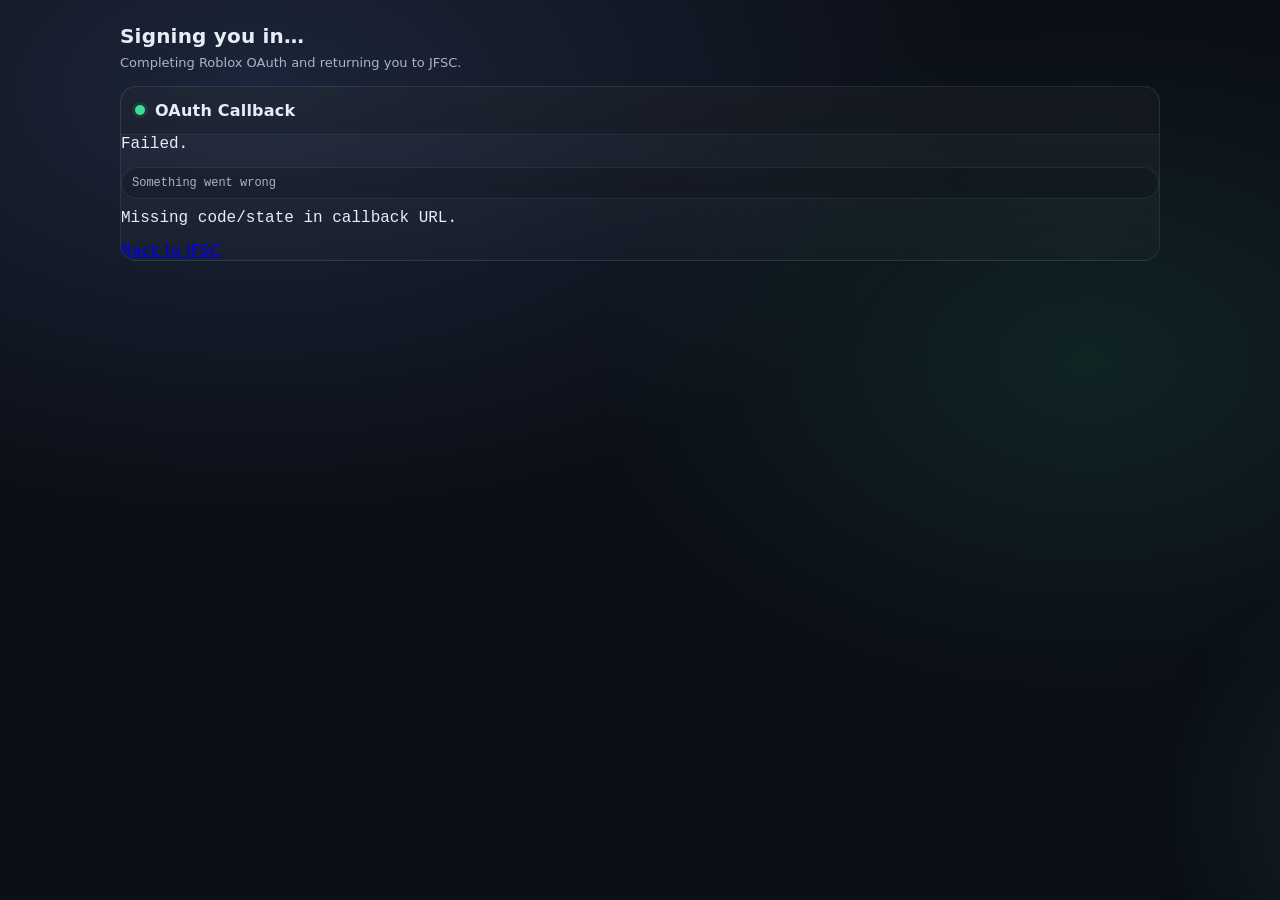
<file: pages/callback/index.html>
<!doctype html>
<html lang="en">
	<head>
		<meta charset="utf-8" />
		<meta name="viewport" content="width=device-width,initial-scale=1,viewport-fit=cover" />
		<meta name="theme-color" content="#0b0f17">
		<meta name="apple-mobile-web-app-capable" content="yes">
		<meta name="apple-mobile-web-app-status-bar-style" content="black-translucent">

		<title>JFSC — OAuth Callback</title>

		<link rel="icon" href="../../favicon.ico" sizes="any">
		<link rel="stylesheet" href="../../assets/site.css">
	</head>

	<body>
		<div class="wrap">
			<header>
				<div>
					<h1>Signing you in…</h1>
					<div class="sub">Completing Roblox OAuth and returning you to JFSC.</div>
				</div>
			</header>

			<section class="card">
				<div class="head">
					<div class="title"><span class="statusDot"></span>OAuth Callback</div>
				</div>

				<div class="body">
					<div class="mono" id="status">Working…</div>
					<div class="mono muted" id="detail" style="margin-top:10px;"></div>

					<div id="errorBox" style="display:none; margin-top:14px;">
						<div class="pill warn">Something went wrong</div>
						<div class="mono" id="errorMsg" style="margin-top:10px; white-space:pre-wrap;"></div>
						<div style="margin-top:14px;">
							<a class="btn" href="../../">Back to JFSC</a>
						</div>
					</div>
				</div>
			</section>
		</div>

		<script type="module">
			import { startOrbBackground } from "../../assets/site.js";

			startOrbBackground();

			const TOKENS_KEY = "JFSC_OAUTH_TOKENS_v1";
			const PENDING_KEY = "JFSC_OAUTH_PENDING_v1";

			const statusEl = document.getElementById("status");
			const detailEl = document.getElementById("detail");
			const errorBox = document.getElementById("errorBox");
			const errorMsg = document.getElementById("errorMsg");

			function showError(msg) {
				statusEl.textContent = "Failed.";
				detailEl.textContent = "";
				errorMsg.textContent = String(msg || "Unknown error.");
				errorBox.style.display = "";
			}

			function safeJsonParse(str) {
				try { return JSON.parse(str); } catch { return null; }
			}

			function setStatus(line1, line2 = "") {
				statusEl.textContent = line1;
				detailEl.textContent = line2;
			}

			async function exchangeCodeForTokens({ code, codeVerifier, clientId, redirectUri }) {
				const body = new URLSearchParams();
				body.set("grant_type", "authorization_code");
				body.set("client_id", clientId);
				body.set("code", code);
				body.set("code_verifier", codeVerifier);
				body.set("redirect_uri", redirectUri);

				const res = await fetch("https://apis.roblox.com/oauth/v1/token", {
					method: "POST",
					headers: {
						"Content-Type": "application/x-www-form-urlencoded"
					},
					body
				});

				const text = await res.text();
				let data = null;
				try { data = JSON.parse(text); } catch {}

				if (!res.ok) {
					const detail = data?.error_description || data?.error || text || `HTTP ${res.status}`;
					throw new Error(`Token exchange failed: ${detail}`);
				}

				if (!data?.access_token) {
					throw new Error("Token exchange succeeded but access_token was missing.");
				}

				const expiresIn = Number(data.expires_in || 0);
				const now = Date.now();

				return {
					version: 1,
					obtainedAtMs: now,
					expiresAtMs: now + Math.max(0, expiresIn * 1000) - 15000, // 15s safety buffer
					tokenType: data.token_type || "Bearer",
					scope: data.scope || "",
					accessToken: data.access_token,
					refreshToken: data.refresh_token || "",
					idToken: data.id_token || ""
				};
			}

			(function main() {
				const url = new URL(location.href);
				const q = url.searchParams;

				if (q.get("error")) {
					const e = q.get("error");
					const desc = q.get("error_description") || "";
					showError(`${e}${desc ? `\n${desc}` : ""}`);
					return;
				}

				const code = q.get("code");
				const state = q.get("state");
				if (!code || !state) {
					showError("Missing code/state in callback URL.");
					return;
				}

				const pending = safeJsonParse(localStorage.getItem(PENDING_KEY) || "");
				if (!pending || !pending.state || !pending.codeVerifier || !pending.clientId || !pending.redirectUri) {
					showError("No pending OAuth request found. Start sign-in again from JFSC.");
					return;
				}

				if (pending.state !== state) {
					showError("State mismatch. Start sign-in again from JFSC.");
					return;
				}

				setStatus("Exchanging code for tokens…", "Talking to apis.roblox.com/oauth/v1/token");

				exchangeCodeForTokens({
					code,
					codeVerifier: pending.codeVerifier,
					clientId: pending.clientId,
					redirectUri: pending.redirectUri
				})
					.then((tokens) => {
						localStorage.setItem(TOKENS_KEY, JSON.stringify(tokens));
						localStorage.removeItem(PENDING_KEY);

						setStatus("Signed in.", "Redirecting back to JFSC…");

						// Root landing page
						location.replace("../../?signedIn=1");
					})
					.catch((err) => {
						showError(err?.message || String(err));
					});
			})();
		</script>
	</body>
</html>
</file>
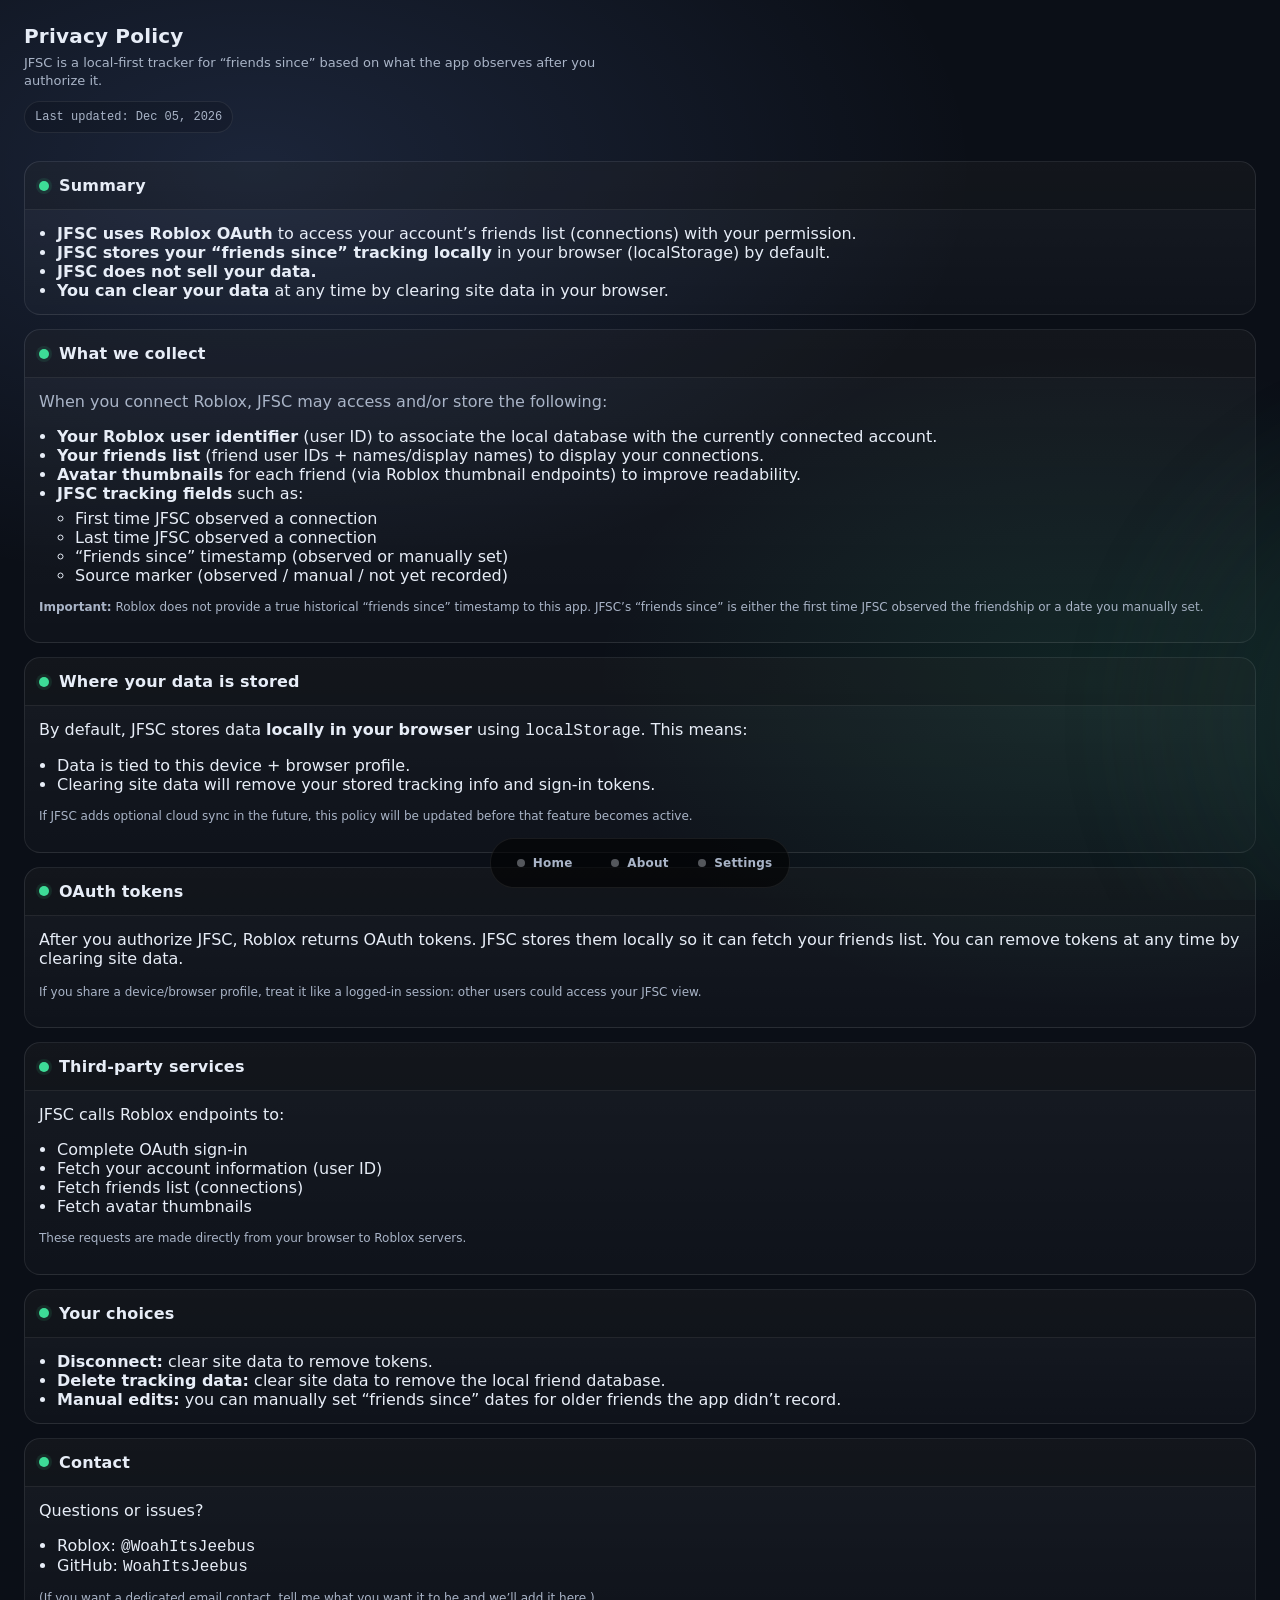
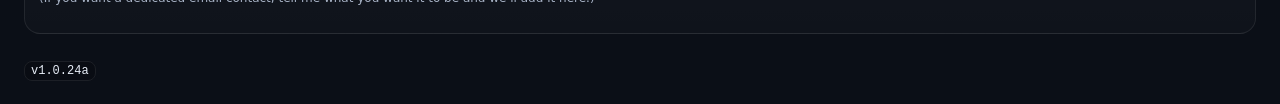
<file: pages/privacypolicy/index.html>
<!doctype html>
<html lang="en">
	<head>
		<meta charset="utf-8" />
		<meta name="viewport" content="width=device-width,initial-scale=1,viewport-fit=cover" />
		<meta name="theme-color" content="#0b0f17">
		<meta name="apple-mobile-web-app-capable" content="yes">
		<meta name="apple-mobile-web-app-status-bar-style" content="black-translucent">

		<title>JFSC — Privacy Policy</title>

		<!-- <link rel="icon" href="../../assets/icons/privacy.ico" sizes="any"> -->
		<link rel="icon" type="image/png" href="../../assets/icons/privacypolicy.png" sizes="512x512">
		<link rel="apple-touch-icon" href="../../assets/icons/privacypolicy.png">
		<link rel="stylesheet" href="../../assets/site.css">
	</head>

	<body>
		<div class="grid" style="width: 100%;">
			<header>
				<div>
					<h1>Privacy Policy</h1>
					<div class="sub">
						JFSC is a local-first tracker for “friends since” based on what the app observes after you authorize it.
					</div>
				</div>
				<div class="toolbar">
					<div class="pill" id="updatedPill">Last updated: —</div>
				</div>
			</header>

			<section class="card span2">
				<div class="head">
					<div class="title"><span class="statusDot"></span>Summary</div>
				</div>
				<div style="padding:14px;">
					<ul style="margin:0; padding-left:18px;">
						<li><b>JFSC uses Roblox OAuth</b> to access your account’s friends list (connections) with your permission.</li>
						<li><b>JFSC stores your “friends since” tracking locally</b> in your browser (localStorage) by default.</li>
						<li><b>JFSC does not sell your data.</b></li>
						<li><b>You can clear your data</b> at any time by clearing site data in your browser.</li>
					</ul>
				</div>
			</section>

			<section class="card span2">
				<div class="head">
					<div class="title"><span class="statusDot"></span>What we collect</div>
				</div>
				<div style="padding:14px;">
					<p class="muted" style="margin-top:0;">
						When you connect Roblox, JFSC may access and/or store the following:
					</p>

					<ul style="margin:0; padding-left:18px;">
						<li><b>Your Roblox user identifier</b> (user ID) to associate the local database with the currently connected account.</li>
						<li><b>Your friends list</b> (friend user IDs + names/display names) to display your connections.</li>
						<li><b>Avatar thumbnails</b> for each friend (via Roblox thumbnail endpoints) to improve readability.</li>
						<li><b>JFSC tracking fields</b> such as:
							<ul style="margin-top:6px; padding-left:18px;">
								<li>First time JFSC observed a connection</li>
								<li>Last time JFSC observed a connection</li>
								<li>“Friends since” timestamp (observed or manually set)</li>
								<li>Source marker (observed / manual / not yet recorded)</li>
							</ul>
						</li>
					</ul>

					<p class="footer">
						<b>Important:</b> Roblox does not provide a true historical “friends since” timestamp to this app.
						JFSC’s “friends since” is either the first time JFSC observed the friendship or a date you manually set.
					</p>
				</div>
			</section>

			<section class="card span2">
				<div class="head">
					<div class="title"><span class="statusDot"></span>Where your data is stored</div>
				</div>
				<div style="padding:14px;">
					<p style="margin-top:0;">
						By default, JFSC stores data <b>locally in your browser</b> using <span class="mono">localStorage</span>.
						This means:
					</p>
					<ul style="margin:0; padding-left:18px;">
						<li>Data is tied to this device + browser profile.</li>
						<li>Clearing site data will remove your stored tracking info and sign-in tokens.</li>
					</ul>

					<p class="footer">
						If JFSC adds optional cloud sync in the future, this policy will be updated before that feature becomes active.
					</p>
				</div>
			</section>

			<section class="card span2">
				<div class="head">
					<div class="title"><span class="statusDot"></span>OAuth tokens</div>
				</div>
				<div style="padding:14px;">
					<p style="margin-top:0;">
						After you authorize JFSC, Roblox returns OAuth tokens. JFSC stores them locally so it can fetch your friends list.
						You can remove tokens at any time by clearing site data.
					</p>
					<p class="footer">
						If you share a device/browser profile, treat it like a logged-in session: other users could access your JFSC view.
					</p>
				</div>
			</section>

			<section class="card span2">
				<div class="head">
					<div class="title"><span class="statusDot"></span>Third-party services</div>
				</div>
				<div style="padding:14px;">
					<p style="margin-top:0;">
						JFSC calls Roblox endpoints to:
					</p>
					<ul style="margin:0; padding-left:18px;">
						<li>Complete OAuth sign-in</li>
						<li>Fetch your account information (user ID)</li>
						<li>Fetch friends list (connections)</li>
						<li>Fetch avatar thumbnails</li>
					</ul>
					<p class="footer">
						These requests are made directly from your browser to Roblox servers.
					</p>
				</div>
			</section>

			<section class="card span2">
				<div class="head">
					<div class="title"><span class="statusDot"></span>Your choices</div>
				</div>
				<div style="padding:14px;">
					<ul style="margin:0; padding-left:18px;">
						<li><b>Disconnect:</b> clear site data to remove tokens.</li>
						<li><b>Delete tracking data:</b> clear site data to remove the local friend database.</li>
						<li><b>Manual edits:</b> you can manually set “friends since” dates for older friends the app didn’t record.</li>
					</ul>
				</div>
			</section>

			<section class="card span2">
				<div class="head">
					<div class="title"><span class="statusDot"></span>Contact</div>
				</div>
				<div style="padding:14px;">
					<p style="margin-top:0;">
						Questions or issues?
					</p>
					<ul style="margin:0; padding-left:18px;">
						<li>Roblox: <span class="mono">@WoahItsJeebus</span></li>
						<li>GitHub: <span class="mono">WoahItsJeebus</span></li>
					</ul>
					<p class="footer">
						(If you want a dedicated email contact, tell me what you want it to be and we’ll add it here.)
					</p>
				</div>
			</section>

			<div class="footer">
				<code class="inline" id="versionCode">v—</code>
			</div>

			<div class="tabsBar" style="width: 100%;">
				<nav class="tabs">
					<a class="tabBtn" data-tab="home" href="../../"><span class="tabDot"></span> Home</a>
					<a class="tabBtn" data-tab="about" href="../about/"><span class="tabDot"></span> About</a>
					<a class="tabBtn" data-tab="settings" href="../settings/"><span class="tabDot"></span> Settings</a>
				</nav>
			</div>
		</div>

		<script type="module">
			import {
				initAppSettings,
				startOrbBackgroundFromSettings,
				autoMarkActiveTab,
				JSTC_VERSION
			} from "../../assets/site.js"

			initAppSettings()
			startOrbBackgroundFromSettings({ spawnEveryMs: 1500, sizeMin: 340, sizeMax: 760 })
			autoMarkActiveTab()

			document.getElementById("versionCode").textContent = `v${JSTC_VERSION}`

			// Update date: you can hardcode later if you want
			const updated = new Date().toLocaleDateString(undefined, { year:"numeric", month:"short", day:"2-digit" })
			document.getElementById("updatedPill").textContent = `Last updated: ${updated}`
		</script>
	</body>
</html>
</file>
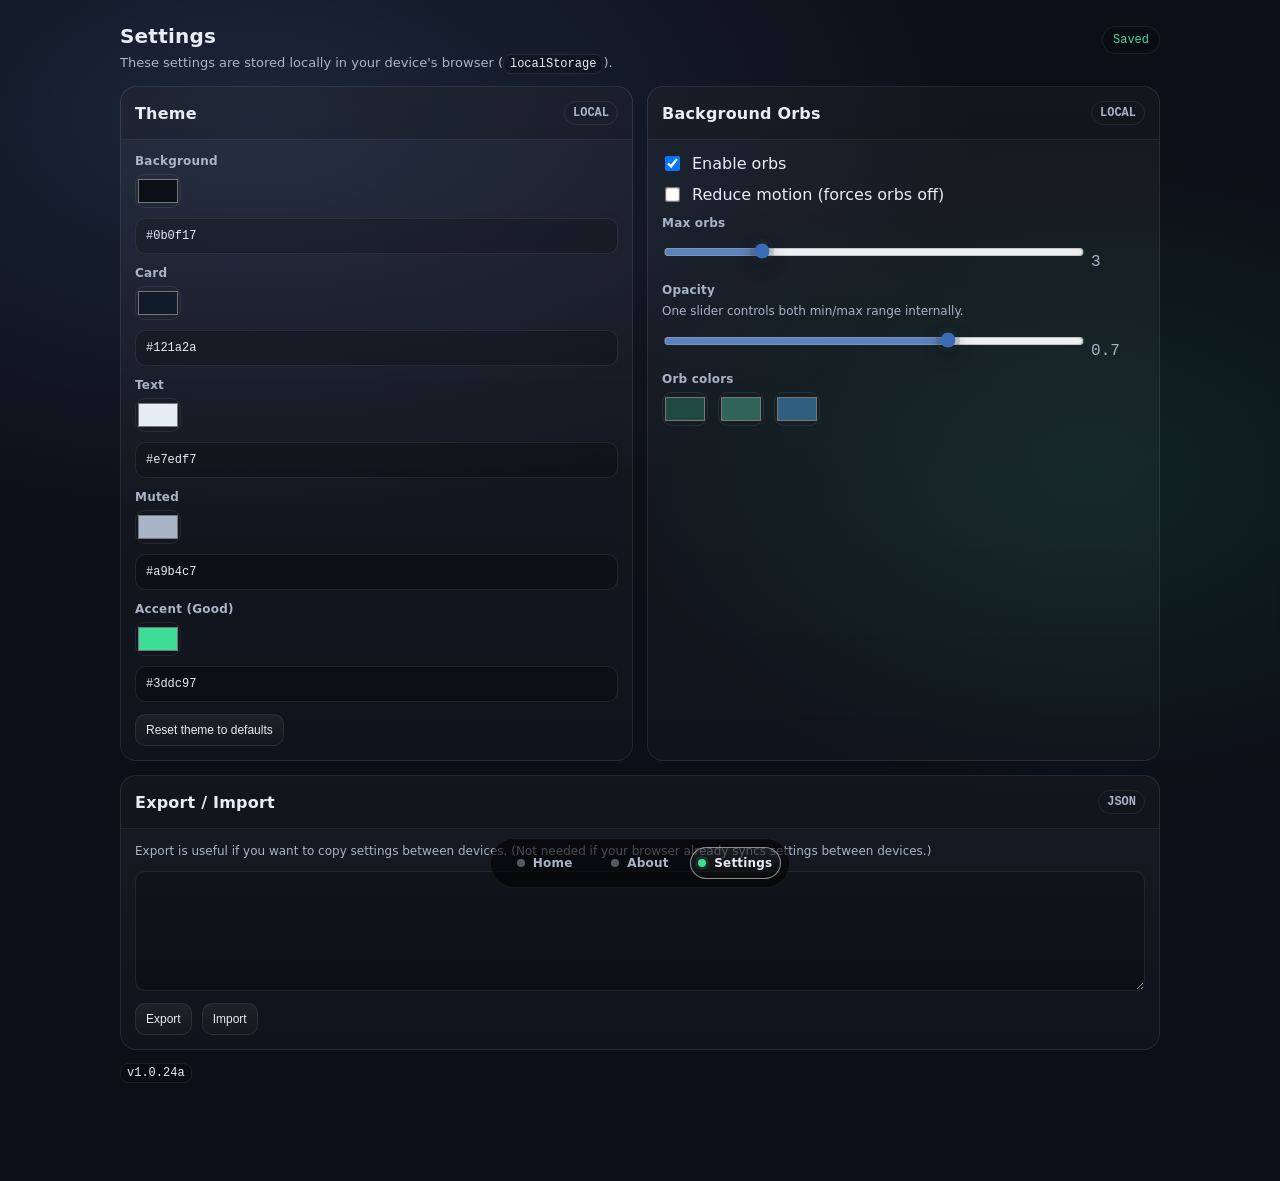
<file: pages/settings/index.html>
<!doctype html>
<html lang="en">
	<head>
		<meta charset="utf-8" />
		<meta name="viewport" content="width=device-width,initial-scale=1,viewport-fit=cover" />
		<meta name="theme-color" content="#0b0f17">
		<meta name="apple-mobile-web-app-capable" content="yes">
		<meta name="apple-mobile-web-app-status-bar-style" content="black-translucent">
		<title>JSTC — Settings</title>
		<link rel="icon" href="../../favicon.ico" sizes="any">
		<link rel="stylesheet" href="../../assets/site.css">
	</head>
	<body>
		<div class="wrap">
			<header>
				<div>
					<h1>Settings</h1>
					<div class="sub">
						These settings are stored locally in your device's browser (<code class="inline">localStorage</code>).
					</div>
				</div>
				<div class="toolbar">
					<div class="okPill" id="saveState">Not saved yet</div>
				</div>
			</header>
			<div class="grid">
				<section class="card">
					<div class="head">
						<div class="title">Theme</div>
						<div class="tag">LOCAL</div>
					</div>
					<div class="form">
						<div class="field">
							<div class="label">Background</div>
							<div class="controlRow">
								<input type="color" id="bg" />
								<input type="text" id="bgText" />
							</div>
						</div>
						<div class="field">
							<div class="label">Card</div>
							<div class="controlRow">
								<input type="color" id="card" />
								<input type="text" id="cardText" />
							</div>
						</div>
						<div class="field">
							<div class="label">Text</div>
							<div class="controlRow">
								<input type="color" id="text" />
								<input type="text" id="textText" />
							</div>
						</div>
						<div class="field">
							<div class="label">Muted</div>
							<div class="controlRow">
								<input type="color" id="muted" />
								<input type="text" id="mutedText" />
							</div>
						</div>
						<div class="field">
							<div class="label">Accent (Good)</div>
							<div class="controlRow">
								<input type="color" id="good" />
								<input type="text" id="goodText" />
							</div>
						</div>
						<div class="controlRow">
							<button class="smallBtn" id="resetThemeBtn" type="button">Reset theme to defaults</button>
						</div>
					</div>
				</section>
				<section class="card">
					<div class="head">
						<div class="title">Background Orbs</div>
						<div class="tag">LOCAL</div>
					</div>
					<div class="form">
						<label class="switch">
						<input type="checkbox" id="orbsEnabled" />
						<span>Enable orbs</span>
						</label>
						<label class="switch">
						<input type="checkbox" id="reduceMotion" />
						<span>Reduce motion (forces orbs off)</span>
						</label>
						<div class="field">
							<div class="label">Max orbs</div>
							<div class="sliderControl">
								<input type="range" id="maxOrbs" min="1" max="10" step="1" />
								<span class="mono muted" id="maxOrbsVal">—</span>
							</div>
						</div>
						<div class="field">
							<div class="label">Opacity</div>
							<div class="help">One slider controls both min/max range internally.</div>
							<div class="sliderControl">
								<input type="range" id="orbOpacity" min="0.05" max="1" step="0.05" />
								<span class="mono muted" id="orbOpacityVal">—</span>
							</div>
						</div>
						<div class="field">
							<div class="label">Orb colors</div>
							<div class="controlRow">
								<input type="color" id="orbC0" />
								<input type="color" id="orbC1" />
								<input type="color" id="orbC2" />
							</div>
						</div>
					</div>
				</section>
				<section class="card span2">
					<div class="head">
						<div class="title">Export / Import</div>
						<div class="tag">JSON</div>
					</div>
					<div class="form">
						<div class="help">
							Export is useful if you want to copy settings between devices. (Not needed if your browser already syncs settings between devices.)
						</div>
						<textarea id="jsonBox" spellcheck="false"></textarea>
						<div class="controlRow">
							<button class="smallBtn" id="exportBtn" type="button">Export</button>
							<button class="smallBtn" id="importBtn" type="button">Import</button>
						</div>
					</div>
				</section>
			</div>
			<!-- <div class="cornerRefresh">
				<button style="background:rgba(15, 21, 32, 0.98);" id="hardRefreshBtn" type="button" title="Refresh">↻</button>
			</div> -->
			<div class="footer">
				<code class="inline" id="versionCode">v—</code>
			</div>
			<div class="tabsBar">
				<nav class="tabs">
					<a class="tabBtn" data-tab="home" href="../../"><span class="tabDot"></span> Home</a>
					<a class="tabBtn" data-tab="about" href="../about/"><span class="tabDot"></span> About</a>
					<a class="tabBtn active" data-tab="settings" href="./"><span class="tabDot"></span> Settings</a>
				</nav>
			</div>
		</div>
		<script type="module">
			import {
			  initAppSettings,
			  loadAppSettings,
			  saveAppSettings,
			  applyAppSettings,
			  getDefaultAppSettings,
			  exportAppSettingsJson,
			  importAppSettingsJson,
			  startOrbBackgroundFromSettings,
			  autoMarkActiveTab,
			hardReload
			} from "../../assets/site.js";
			
			import { JSTC_VERSION } from "../../assets/site.js";
			document.getElementById("versionCode").textContent = `v${JSTC_VERSION}`;
			
			initAppSettings();
			startOrbBackgroundFromSettings({ spawnEveryMs: 900, sizeMin: 300, sizeMax: 640 });
			autoMarkActiveTab("settings");
			
			const saveState = document.getElementById("saveState");
			
			const els = {
			  bg: document.getElementById("bg"),
			  bgText: document.getElementById("bgText"),
			  card: document.getElementById("card"),
			  cardText: document.getElementById("cardText"),
			  text: document.getElementById("text"),
			  textText: document.getElementById("textText"),
			  muted: document.getElementById("muted"),
			  mutedText: document.getElementById("mutedText"),
			  good: document.getElementById("good"),
			  goodText: document.getElementById("goodText"),
			
			  resetThemeBtn: document.getElementById("resetThemeBtn"),
			
			  orbsEnabled: document.getElementById("orbsEnabled"),
			  reduceMotion: document.getElementById("reduceMotion"),
			  maxOrbs: document.getElementById("maxOrbs"),
			  maxOrbsVal: document.getElementById("maxOrbsVal"),
			  orbOpacity: document.getElementById("orbOpacity"),
			  orbOpacityVal: document.getElementById("orbOpacityVal"),
			  orbC0: document.getElementById("orbC0"),
			  orbC1: document.getElementById("orbC1"),
			  orbC2: document.getElementById("orbC2"),
			
			  jsonBox: document.getElementById("jsonBox"),
			  exportBtn: document.getElementById("exportBtn"),
			  importBtn: document.getElementById("importBtn"),
			};
			
			function setSavedPill(ok) {
			  saveState.textContent = ok ? "Saved" : "Not saved";
			  saveState.style.color = ok ? "var(--good)" : "var(--muted)";
			}
			
			function syncUiFromSettings(s) {
			  const tv = s.themeVars;
			
			  // Theme color inputs
			  els.bg.value = tv.bg;
			  els.bgText.value = tv.bg;
			
			  els.card.value = tv.card;
			  els.cardText.value = tv.card;
			
			  els.text.value = tv.text;
			  els.textText.value = tv.text;
			
			  els.muted.value = tv.muted;
			  els.mutedText.value = tv.muted;
			
			  els.good.value = tv.good;
			  els.goodText.value = tv.good;
			
			  // Orbs
			  els.orbsEnabled.checked = !!s.orbs?.enabled;
			  els.reduceMotion.checked = !!s.reduceMotion;
			
			  const maxOrbs = Number(s.orbs?.maxOrbs ?? 5);
			  els.maxOrbs.value = String(maxOrbs);
			  els.maxOrbsVal.textContent = String(maxOrbs);
			
			  // opacity: if user saved a number, use it; if object, derive a sensible “max”
			  const op = s.orbs?.opacity;
			  let opVal = 0.6;
			  if (typeof op === "number") opVal = op;
			  else if (op && typeof op === "object" && typeof op.max === "number") opVal = op.max;
			  els.orbOpacity.value = String(opVal);
			  els.orbOpacityVal.textContent = String(opVal);
			
			  const cols = Array.isArray(s.orbs?.colors) ? s.orbs.colors : ["#20493f", "#306459", "#2f5e7e"];
			  els.orbC0.value = cols[0] || "#20493f";
			  els.orbC1.value = cols[1] || "#306459";
			  els.orbC2.value = cols[2] || "#2f5e7e";
			}
			
			function writeThemeVar(s, key, value) {
			  if (!s.themeVars) s.themeVars = {};
			  s.themeVars[key] = String(value || "").trim();
			}
			
			function commit(s) {
			  const ok = saveAppSettings(s);
			  applyAppSettings(s);
			  setSavedPill(ok);
			}
			
			let S = loadAppSettings();
			applyAppSettings(S);
			syncUiFromSettings(S);
			setSavedPill(true);
			
			// Theme binding helper
			function bindColorPair(colorEl, textEl, key) {
			  const onColor = () => {
			    S = loadAppSettings(); // re-load to avoid stomping other controls
			    writeThemeVar(S, key, colorEl.value);
			    textEl.value = colorEl.value;
			    commit(S);
			  };
			  const onText = () => {
			    const v = textEl.value.trim();
			    if (!v) return;
			    S = loadAppSettings();
			    writeThemeVar(S, key, v);
			    // best-effort: set color picker if valid hex
			    if (/^#([0-9a-fA-F]{6})$/.test(v)) colorEl.value = v;
			    commit(S);
			  };
			
			  colorEl.addEventListener("input", onColor);
			  textEl.addEventListener("change", onText);
			}
			
			bindColorPair(els.bg, els.bgText, "bg");
			bindColorPair(els.card, els.cardText, "card");
			bindColorPair(els.text, els.textText, "text");
			bindColorPair(els.muted, els.mutedText, "muted");
			bindColorPair(els.good, els.goodText, "good");
			
			els.resetThemeBtn.addEventListener("click", () => {
			  const d = getDefaultAppSettings();
			  S = loadAppSettings();
			  S.themeVars = d.themeVars;
			  commit(S);
			  syncUiFromSettings(S);
			});
			
			// Orbs
			els.orbsEnabled.addEventListener("change", () => {
			  S = loadAppSettings();
			  if (!S.orbs) S.orbs = {};
			  S.orbs.enabled = !!els.orbsEnabled.checked;
			  commit(S);
			});
			
			els.reduceMotion.addEventListener("change", () => {
			  S = loadAppSettings();
			  S.reduceMotion = !!els.reduceMotion.checked;
			  commit(S);
			});
			
			els.maxOrbs.addEventListener("input", () => {
			  els.maxOrbsVal.textContent = els.maxOrbs.value;
			});
			els.maxOrbs.addEventListener("change", () => {
			  S = loadAppSettings();
			  if (!S.orbs) S.orbs = {};
			  S.orbs.maxOrbs = Number(els.maxOrbs.value) || 5;
			  commit(S);
			});
			
			els.orbOpacity.addEventListener("input", () => {
			  els.orbOpacityVal.textContent = els.orbOpacity.value;
			});
			els.orbOpacity.addEventListener("change", () => {
			  S = loadAppSettings();
			  if (!S.orbs) S.orbs = {};
			  const v = Math.max(0, Math.min(1, Number(els.orbOpacity.value) || 0.6));
			  // store as {min,max} so it still feels organic
			  S.orbs.opacity = { min: Math.max(0, v - 0.25), max: v };
			  commit(S);
			});
			
			function updateOrbColors() {
			  S = loadAppSettings();
			  if (!S.orbs) S.orbs = {};
			  S.orbs.colors = [els.orbC0.value, els.orbC1.value, els.orbC2.value];
			  commit(S);
			}
			
			els.orbC0.addEventListener("input", updateOrbColors);
			els.orbC1.addEventListener("input", updateOrbColors);
			els.orbC2.addEventListener("input", updateOrbColors);
			document.getElementById("hardRefreshBtn")?.addEventListener("click", hardReload);
			
			// Export / Import
			els.exportBtn.addEventListener("click", () => {
			  els.jsonBox.value = exportAppSettingsJson();
			});
			
			els.importBtn.addEventListener("click", () => {
			  const res = importAppSettingsJson(els.jsonBox.value);
			  if (!res.ok) {
			    alert(res.error || "Import failed");
			    return;
			  }
			  S = loadAppSettings();
			  syncUiFromSettings(S);
			  setSavedPill(true);
			});
			
			// If another tab changes settings, resync UI here too
			window.addEventListener("storage", (ev) => {
			  if (ev.key !== "JSTC_SETTINGS_v1") return;
			  S = loadAppSettings();
			  syncUiFromSettings(S);
			});
		</script>
	</body>
</html>
</file>
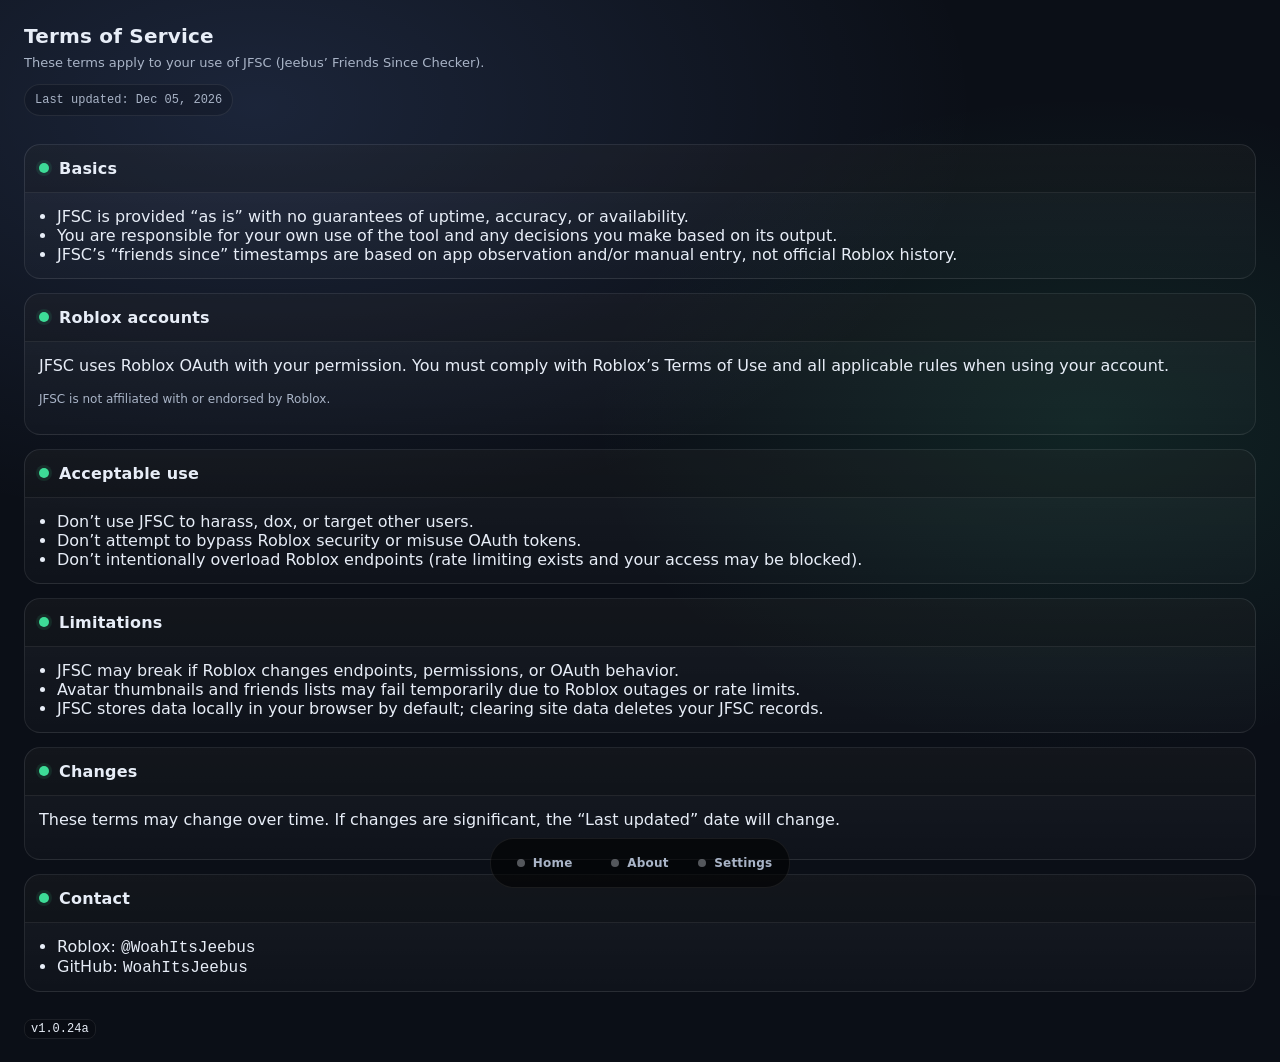
<file: pages/tos/index.html>
<!doctype html>
<html lang="en">
	<head>
		<meta charset="utf-8" />
		<meta name="viewport" content="width=device-width,initial-scale=1,viewport-fit=cover" />
		<meta name="theme-color" content="#0b0f17">
		<meta name="apple-mobile-web-app-capable" content="yes">
		<meta name="apple-mobile-web-app-status-bar-style" content="black-translucent">

		<title>JFSC — Terms of Service</title>

		<link rel="icon" href="../../assets/icons/tos.png" sizes="any">
		<link rel="stylesheet" href="../../assets/site.css">
	</head>

	<body>
		<div class="grid" style="width: 100%;">
			<header>
				<div>
					<h1>Terms of Service</h1>
					<div class="sub">
						These terms apply to your use of JFSC (Jeebus’ Friends Since Checker).
					</div>
				</div>
				<div class="toolbar">
					<div class="pill" id="updatedPill">Last updated: —</div>
				</div>
			</header>

			<section class="card span2">
				<div class="head">
					<div class="title"><span class="statusDot"></span>Basics</div>
				</div>
				<div style="padding:14px;">
					<ul style="margin:0; padding-left:18px;">
						<li>JFSC is provided “as is” with no guarantees of uptime, accuracy, or availability.</li>
						<li>You are responsible for your own use of the tool and any decisions you make based on its output.</li>
						<li>JFSC’s “friends since” timestamps are based on app observation and/or manual entry, not official Roblox history.</li>
					</ul>
				</div>
			</section>

			<section class="card span2">
				<div class="head">
					<div class="title"><span class="statusDot"></span>Roblox accounts</div>
				</div>
				<div style="padding:14px;">
					<p style="margin-top:0;">
						JFSC uses Roblox OAuth with your permission. You must comply with Roblox’s Terms of Use and all applicable rules when using your account.
					</p>
					<p class="footer">
						JFSC is not affiliated with or endorsed by Roblox.
					</p>
				</div>
			</section>

			<section class="card span2">
				<div class="head">
					<div class="title"><span class="statusDot"></span>Acceptable use</div>
				</div>
				<div style="padding:14px;">
					<ul style="margin:0; padding-left:18px;">
						<li>Don’t use JFSC to harass, dox, or target other users.</li>
						<li>Don’t attempt to bypass Roblox security or misuse OAuth tokens.</li>
						<li>Don’t intentionally overload Roblox endpoints (rate limiting exists and your access may be blocked).</li>
					</ul>
				</div>
			</section>

			<section class="card span2">
				<div class="head">
					<div class="title"><span class="statusDot"></span>Limitations</div>
				</div>
				<div style="padding:14px;">
					<ul style="margin:0; padding-left:18px;">
						<li>JFSC may break if Roblox changes endpoints, permissions, or OAuth behavior.</li>
						<li>Avatar thumbnails and friends lists may fail temporarily due to Roblox outages or rate limits.</li>
						<li>JFSC stores data locally in your browser by default; clearing site data deletes your JFSC records.</li>
					</ul>
				</div>
			</section>

			<section class="card span2">
				<div class="head">
					<div class="title"><span class="statusDot"></span>Changes</div>
				</div>
				<div style="padding:14px;">
					<p style="margin-top:0;">
						These terms may change over time. If changes are significant, the “Last updated” date will change.
					</p>
				</div>
			</section>

			<section class="card span2">
				<div class="head">
					<div class="title"><span class="statusDot"></span>Contact</div>
				</div>
				<div style="padding:14px;">
					<ul style="margin:0; padding-left:18px;">
						<li>Roblox: <span class="mono">@WoahItsJeebus</span></li>
						<li>GitHub: <span class="mono">WoahItsJeebus</span></li>
					</ul>
				</div>
			</section>

			<div class="footer">
				<code class="inline" id="versionCode">v—</code>
			</div>

			<div class="tabsBar">
				<nav class="tabs">
					<a class="tabBtn" data-tab="home" href="../../"><span class="tabDot"></span> Home</a>
					<a class="tabBtn" data-tab="about" href="../about/"><span class="tabDot"></span> About</a>
					<a class="tabBtn" data-tab="settings" href="../settings/"><span class="tabDot"></span> Settings</a>
				</nav>
			</div>
		</div>

		<script type="module">
			import {
				initAppSettings,
				startOrbBackgroundFromSettings,
				autoMarkActiveTab,
				JSTC_VERSION
			} from "../../assets/site.js"

			initAppSettings()
			startOrbBackgroundFromSettings({ spawnEveryMs: 1500, sizeMin: 340, sizeMax: 760 })
			autoMarkActiveTab()

			document.getElementById("versionCode").textContent = `v${JSTC_VERSION}`

			const updated = new Date().toLocaleDateString(undefined, { year:"numeric", month:"short", day:"2-digit" })
			document.getElementById("updatedPill").textContent = `Last updated: ${updated}`
		</script>
	</body>
</html>
</file>
<file: assets/site.css>
:root{
  --bg:#0b0f17;
  --card:#121a2a;
  --text:#e7edf7;
  --muted:#a9b4c7;
  --border:rgba(255,255,255,.08);
  --good:#3ddc97;
  --warn:#ffcc66;
  --bad:#ff6b6b;
  --mono: ui-monospace, SFMono-Regular, Menlo, Monaco, Consolas, "Liberation Mono", "Courier New", monospace;
  --ui: system-ui, -apple-system, Segoe UI, Roboto, Arial, sans-serif;
}

*{ box-sizing:border-box; }

body{
  margin:0;
  font-family:var(--ui);
  color:var(--text);
  background:
    radial-gradient(1200px 700px at 20% 10%, rgba(122,162,255,.15), transparent 60%),
    radial-gradient(900px 600px at 85% 40%, rgba(61,220,151,.10), transparent 55%),
    var(--bg);
  min-height:100vh;
  display:flex;
  justify-content:center;
  padding:
    calc(24px + env(safe-area-inset-top))
    calc(24px + env(safe-area-inset-right))
    calc(24px + env(safe-area-inset-bottom))
    calc(24px + env(safe-area-inset-left));
}

.wrap{ width:min(1040px, 100%); }

header{
  display:flex;
  flex-wrap:wrap;
  gap:12px 16px;
  align-items:baseline;
  justify-content:space-between;
  margin-bottom:14px;
}

h1{ font-size:20px; margin:0; letter-spacing:.2px; }

.cornerRefresh{
  position: fixed;
  left: 12px;
  bottom: 12px;
  z-index: 9999;
}

@supports (padding: max(0px)) {
  .cornerRefresh{
    left: max(12px, env(safe-area-inset-left));
    bottom: max(12px, env(safe-area-inset-bottom));
  }
}

.sub{
  color:var(--muted);
  font-size:13px;
  margin-top:6px;
  line-height:1.35;
}

.toolbar{
  display:flex;
  gap:10px;
  flex-wrap:wrap;
  align-items:center;
  justify-content:flex-end;
}

.pill{
  font-family:var(--mono);
  font-size:12px;
  color:var(--muted);
  padding:8px 10px;
  border:1px solid var(--border);
  border-radius:999px;
  background:rgba(0,0,0,.15);
  white-space:nowrap;
}

button{
  appearance:none;
  border:1px solid var(--border);
  background:linear-gradient(180deg, rgba(255,255,255,.06), rgba(255,255,255,.02));
  color:var(--text);
  padding:4px 8px;
  border-radius:128px;
  cursor:pointer;
  font-weight:500;
  font-size:14px;
  white-space:nowrap;
}

button:hover{ border-color:rgba(255,255,255,.16); }
button:active{ transform:translateY(1px); }

.grid{
  display:grid;
  grid-template-columns:1fr;
  gap:14px;
}

@media (min-width: 1100px){
  .grid{ grid-template-columns: 1fr 1fr; }
  .card.span2{ grid-column: 1 / -1; }
}

.btn{
  display:inline-flex;
  align-items:center;
  gap:10px;
}

.btnIcon{
  width:18px;
  height:18px;
  opacity:.9;
  flex:0 0 auto;
  background-size:contain;
  background-repeat:no-repeat;
  background-position:center;
  transform: translateY(-.5px);
}

.bgLock{ background-image:url("https://cdn-icons-png.freepik.com/512/8336/8336773.png"); }
.bgFile{ background-image:url("https://cdn-icons-png.freepik.com/512/8336/8336773.png"); }

.card{
	border:1px solid var(--border);
	border-radius:16px;
	overflow:hidden;
	background:linear-gradient(180deg, rgba(255,255,255,.05), rgba(255,255,255,.02));
}

.card .head{
  padding:14px 14px 14px 14px;
  display:flex;
  align-items:center;
  justify-content:space-between;
  gap:10px;
  border-bottom:1px solid var(--border);
  background: rgba(0,0,0,.18);
}

.card .title{
  font-weight:800;
  letter-spacing:.2px;
  display:flex;
  align-items:center;
  gap:10px;
}

.tag{
  font-size:12px;
  font-weight:800;
  padding:4px 8px;
  border-radius:999px;
  border:1px solid var(--border);
  color:var(--muted);
  font-family:var(--mono);
  white-space:nowrap;
}

table{ width:100%; border-collapse:collapse; }

thead th{
  text-align:left;
  font-size:12px;
  color:var(--muted);
  font-weight:700;
  padding:10px 14px;
  border-bottom:1px solid var(--border);
  background: rgba(0,0,0,.10);
  white-space:nowrap;
}

tbody td{
  padding:12px 14px;
  border-bottom:1px solid rgba(255,255,255,.05);
  vertical-align:top;
  font-size:13px;
}

tbody tr:last-child td{ border-bottom:none; }

.mono{ font-family:var(--mono); }
.muted{ color:var(--muted); }
.right{ text-align:right; }

.statusDot{
  width:10px;
  height:10px;
  border-radius:50%;
  background:var(--good);
  box-shadow:0 0 0 3px rgba(61,220,151,.10);
  flex:0 0 auto;
}

.statusDot.warn{
  background:var(--warn);
  box-shadow:0 0 0 3px rgba(255,204,102,.10);
}

.statusDot.bad{
  background:var(--bad);
  box-shadow:0 0 0 3px rgba(255,107,107,.12);
}

.statusDot.off{
  background: rgba(231,237,247,.22);
  box-shadow: 0 0 0 3px rgba(231,237,247,.08);
}

tr.ended td{
  opacity: .65;
}

.footer{
  margin-top:14px;
  color:var(--muted);
  font-size:12px;
  line-height:1.45;
}

code.inline{
  font-family:var(--mono);
  font-size:12px;
  padding:2px 6px;
  border-radius:8px;
  border:1px solid var(--border);
  background:rgba(0,0,0,.18);
  color:var(--text);
  white-space:nowrap;
}

/* Inline hyperlink pill */
a.inlineLink{
  font-family: var(--mono);
  font-size: 12px;
  padding: 2px 6px;
  border-radius: 8px;
  border: 1px solid var(--border);
  background: rgba(0,0,0,.18);
  color: var(--text);
  text-decoration: none;
  display: inline-block;
  white-space:nowrap;
}

a.inlineLink:hover{
  border-color: rgba(255,255,255,.16);
  text-decoration: underline;
}

a.inlineLink:active{
  transform: translateY(1px);
}

/* Platform pills */
.platformLinks{
  display:flex;
  flex-wrap:wrap;
  gap:8px;
  margin-left:8px;
  align-items:center;
}

a.platformLink{
  font-family: var(--mono);
  font-size: 12px;
  padding: 4px 8px;
  border-radius: 10px;
  border: 1px solid var(--border);
  background: rgba(0,0,0,.18);
  color: var(--text);
  text-decoration: none;
  display: inline-flex;
  align-items: center;
  gap: 8px;
  white-space:nowrap;
  flex: 0 0 auto;
}

a.platformLink:hover{
  border-color: rgba(255,255,255,.16);
  text-decoration: underline;
}

a.platformLink:active{
  transform: translateY(1px);
}

.platformIcon{
  width: 16px;
  height: 16px;
  border-radius: 4px;
  flex: 0 0 auto;
  image-rendering: auto;
}

/* Make the friends table willing to overflow horizontally */
#friendsScroll table{
	width: max-content;
	min-width: 100%;
}

/* Prefer scrolling over wrapping */
#friendsScroll th,
#friendsScroll td{
	white-space: nowrap;
}

/* Sortable headers */
#friendsScroll thead th[data-sort]{
  cursor: pointer;
  user-select: none;
  -webkit-user-select: none;
}

#friendsScroll thead th[data-sort] .thArrow{
  display: inline-block;
  margin-left: 6px;
  font-size: .55em; /* ~0.5x-ish */
  opacity: .75;
  transform: translateY(-1px);
}

#friendsScroll thead th[data-sort].isActive .thArrow{
  opacity: .95;
}

/* Friend cell: avatar + text never stack */
.friendCell{
	display: flex;
	align-items: center;
	gap: 10px;
	flex-wrap: nowrap;
}

/* Avatar should never shrink */
.friendAvatar{
	flex: 0 0 auto;
	width: 28px;
	height: 28px;
	border-radius: 999px;
	box-shadow: 0 0 0 1px rgba(255,255,255,.12);
}

.friendAvatar.ph{
	background: rgba(255,255,255,.06);
	box-shadow: 0 0 0 1px rgba(255,255,255,.10);
}

/* The text block also should not shrink into wrapping */
.friendMeta{
	display: flex;
	flex-direction: column;
	gap: 2px;
	flex: 0 0 auto;
}

.friendTop{
	display: flex;
	align-items: center;
	gap: 8px;
	flex-wrap: nowrap;
}

.friendSub{
	display: flex;
	gap: 6px;
	flex-wrap: nowrap;
	font-size: 12px;
	opacity: .78;
}

.friendDisplay{
	font-weight: 800;
	cursor: pointer;
}

.friendCopy{
	cursor: pointer;
}


/* ============================================================
   Horizontal scroll + conditional fade edges
   ============================================================ */

.hScroll{
  overflow-x:auto;
  -webkit-overflow-scrolling: touch;
  position: relative;
}

/* Table wrapper */
.tableScroll{
  overflow-x:auto;
  -webkit-overflow-scrolling: touch;
  position: relative;
}

.tableScroll table{
  min-width: 480px;
}

/* Toolbar fade wrapper needs to clip its ::before/::after */
#toolbarFade{
  overflow:hidden;
  border-radius: 999px; /* matches your pill style */
  max-width: 100%;
  
  background: rgba(0,0,0,.10);
  border: 1px solid var(--border);
  padding: 2px;
}

/* Flexbox gotcha: allow the fadeWrap to shrink inside header */
header > #toolbarFade{
  min-width: 0;
}

/* Fades: only visible when .isScrollable is present.
   Left fade hidden when atStart, right fade hidden when atEnd. */
.fadeScroll::before,
.fadeScroll::after{
  content:"";
  position:absolute;
  top:0;
  bottom:0;
  width:26px;
  pointer-events:none;
  opacity:0;
  transition: opacity 160ms ease;
}

.fadeScroll::before{
  left:0;
  background: linear-gradient(90deg, rgba(11,15,23,.98), rgba(11,15,23,0));
}

.fadeScroll::after{
  right:0;
  background: linear-gradient(270deg, rgba(11,15,23,.98), rgba(11,15,23,0));
}

.fadeScroll.isScrollable::before,
.fadeScroll.isScrollable::after{
  opacity:1;
}

.fadeScroll.isScrollable.atStart::before{ opacity:0; }
.fadeScroll.isScrollable.atEnd::after{ opacity:0; }

/* Inner scroller stays purely a scroller */
.fadeWrap > .tableScroll,
.fadeWrap > .hScroll{
  position: relative;
}

/* Fades must live on a NON-scrolling wrapper */
.fadeWrap{
  position: relative;
}

/* Fades */
.fadeWrap.fadeScroll::before,
.fadeWrap.fadeScroll::after{
  content:"";
  position:absolute;
  top:0;
  bottom:0;
  width:26px;
  pointer-events:none;
  opacity:0;
  transition: opacity 240ms ease-out;
  
  z-index: 3;
}

.fadeWrap.fadeScroll::before{
  left:0;
  background: linear-gradient(90deg, rgba(11,15,23,.98), rgba(11,15,23,0));
}

.fadeWrap.fadeScroll::after{
  right:0;
  background: linear-gradient(270deg, rgba(11,15,23,.98), rgba(11,15,23,0));
}

/* Only show when overflow exists */
.fadeWrap.fadeScroll.isScrollable::before,
.fadeWrap.fadeScroll.isScrollable::after{
  opacity:1;
}

.fadeWrap.fadeScroll.isScrollable.atStart::before{ opacity:0; }
.fadeWrap.fadeScroll.isScrollable.atEnd::after{ opacity:0; }

/* Mobile: prefer swipe-scroll instead of wrapping for toolbar + platform row */
@media (max-width: 560px){
  .toolbar{
    flex-wrap: nowrap;
    justify-content:flex-start;
  }
  .platformLinks{
    flex-wrap: nowrap;
  }
  body{
    padding:
      calc(16px + env(safe-area-inset-top))
      calc(16px + env(safe-area-inset-right))
      calc(16px + env(safe-area-inset-bottom))
      calc(16px + env(safe-area-inset-left));
  }
}

/* Themed scrollbars
/* WebKit: Chrome/Safari/Edge */

.tableScroll::-webkit-scrollbar,
.hScroll::-webkit-scrollbar{
  height: 10px;
}

.tableScroll::-webkit-scrollbar-track,
.hScroll::-webkit-scrollbar-track{
  background: transparent;
}

.tableScroll::-webkit-scrollbar-thumb,
.hScroll::-webkit-scrollbar-thumb{
  background: rgba(231,237,247,.18);
  border-radius: 999px;
  border: 3px solid transparent;
  background-clip: content-box;
}

.tableScroll::-webkit-scrollbar-thumb:hover,
.hScroll::-webkit-scrollbar-thumb:hover{
  background: rgba(231,237,247,.28);
  border: 3px solid transparent;
  background-clip: content-box;
}

/* Firefox */
.tableScroll, .hScroll{
  scrollbar-color: rgba(231,237,247,.22) transparent;
  scrollbar-width: thin;
}

/* ===== Bottom Tabs ===== */
.tabsBar{
	position: fixed;
	left: 0;
	right: 0;
	bottom: 12px;

	display: flex;
	justify-content: center;

	z-index: 9999;

	/* allow clicks only on the pill, not the whole bar strip */
	pointer-events: none;

	margin-top: 0;
	border-top: 0;
	
	padding-top: 0;
	padding-bottom: 0;
	padding-right: 12px;
	padding-left: 12px;
}

/* child selector */
.tabsBar .tabs{
	pointer-events: auto;
	display: flex;
	align-items: center;
	justify-content: center;
	
	/* single row */
	flex-wrap: nowrap;

	gap: 4px;
	padding: 8px;

	border: 1px solid var(--border);
	border-radius: 24px;
	background: rgba(0,0,0,.58);
	transition: background-color 400ms ease, border-color 400ms ease;

	/* keep inside screen bounds */
	width: min(560px, calc(100vw - 24px));
	overflow: hidden;
}

@supports (padding: max(0px)) {
  .tabsBar{
    bottom: max(12px, env(safe-area-inset-bottom));
  }
  .tabsBar .tabs{
    /* respect left/right safe areas too */
    width: min(
      300px,
      calc(100vw - 24px - env(safe-area-inset-left) - env(safe-area-inset-right))
    );
  }
}

.tabBtn{
	position: relative;
	appearance: none;
	border: 1px solid transparent;
	background: transparent;
	color: var(--muted);
	text-decoration: none;

	padding: 8px 12px;
	border-radius: 24px;
	cursor: pointer;

	font-weight: 800;
	font-size: 12px;
	letter-spacing: .2px;

	display: flex;
	align-items: center;
	gap: 8px;
	
	/* squeeze evenly across the row */
	flex: 1 1 0;
	min-width: 0;
	justify-content: center;

	/* never wrap vertically */
	white-space: nowrap;
	overflow: hidden;
	text-overflow: ellipsis;

	transition: background-color 300ms ease, border-color 300ms ease, color 300ms ease;
}

.tabBtn:hover{
  border-color: rgba(255,255,255,.42);
  color: var(--text);
}

.tabBtn.active{
	border: 1px solid rgba(255,255,255,.52);
	background: linear-gradient(180deg, rgba(255,255,255,.08), rgba(255,255,255,.02));
	color: var(--text);
}

.tabBtn.active:hover{
  border-color: rgba(255,255,255,.52);
  color: var(--text);
}

.tabDot{
  width:  8px;
  height: 8px;
  border-radius: 999px;
  aspect-ratio: 1 / 1;
  background: rgba(231,237,247,.35);
  flex-shrink: 0;
  flex: 0 0 8px;
}

.tabText{
  min-width: 0;
  overflow: hidden;
  text-overflow: ellipsis;
  white-space: nowrap;
}

.tabBtn.active .tabDot{
  background: var(--good);
  box-shadow: 0 0 0 3px rgba(61,220,151,.12);
}

.tabsBar .tabs:hover{
  background: rgba(0,0,0,.88);
}

@media (hover: none){
  .tabsBar .tabs:active{
    background: rgba(0,0,0,.88);
  }
}

/* Page containers */
.page{
  display:none;
}
.page.active{
  display:block;
}

/* ============================================================
   Orb background layer (required for startOrbBackground())
   ============================================================ */

.bgOrbs{
  position: fixed;
  inset: 0;
  overflow: hidden;
  pointer-events: none;
  z-index: 0;
}

:root{
  --tabsDockPad: 120px; /* fallback if JS doesn't run */
}

.wrap{
  position: relative;
  z-index: 1;
  padding-bottom: calc(var(--tabsDockPad) + env(safe-area-inset-bottom));
}

/* Orb container now holds 2 inner layers that crossfade (morph),
   instead of creating/removing many .bgOrb nodes (layering). */
.bgOrb{
  position: absolute;
  left: 50%;
  top: 50%;
  width: 420px;
  height: 420px;
  border-radius: 999px;

  filter: blur(24px);
  opacity: 0;
  mix-blend-mode: screen;

  transform: translate3d(0,0,0);
  will-change: left, top, width, height, transform, opacity, filter;
}

.bgOrbLayer{
  position: absolute;
  inset: 0;
  border-radius: 999px;

  background: radial-gradient(
    circle,
    rgba(var(--rgb), var(--a)) 0%,
    rgba(var(--rgb), 0) 70%
  );

  opacity: 0;
  will-change: opacity;
}

@keyframes orbLife{
  0%{
    opacity: 0;
    transform: translate3d(0,0,0) scale(0.6);
  }
  18%{
    opacity: 0.85;
    transform: translate3d(calc(var(--dx) * 0.25), calc(var(--dy) * 0.25), 0) scale(1.06);
  }
  70%{
    opacity: 0.72;
    transform: translate3d(calc(var(--dx) * 0.85), calc(var(--dy) * 0.85), 0) scale(1.12);
  }
  100%{
    opacity: 0;
    transform: translate3d(var(--dx), var(--dy), 0) scale(0.72);
  }
}

/* Settings “hard off” helpers (driven by JS) */
:root.reduceMotion .bgOrbs,
:root.orbsOff .bgOrbs{
  display:none;
}

/* ============================================================
   Settings page form styles
   ============================================================ */

.form{
  padding: 14px;
  display: grid;
  gap: 12px;
}

.field{
  display: grid;
  gap: 6px;
}

.label{
  font-size: 12px;
  font-weight: 800;
  letter-spacing: .2px;
  color: var(--muted);
}

.help{
  font-size: 12px;
  color: var(--muted);
  line-height: 1.35;
}

.controlRow{
  display:flex;
  align-items:center;
  gap:10px;
  flex-wrap:wrap;
}

/* Slider contrast + theme */
.sliderControl input[type="range"]{
  width: min(420px, 100%);
  accent-color: rgb(59, 108, 182);           /* modern browsers */
  height: 28px;                        /* gives thumb room */
  background: transparent;
}

/* WebKit (Safari/iOS/Chrome/Edge) */
.sliderControl input[type="range"]::-webkit-slider-runnable-track{
  height: 8px;
  border-radius: 999px;
  background: rgba(231,237,247,.18);
  border: 1px solid rgba(255,255,255,.10);
}

.sliderControl input[type="range"]::-webkit-slider-thumb{
  -webkit-appearance: none;
  appearance: none;
  width: 18px;
  height: 18px;
  border-radius: 999px;

  background: var(--text);
  border: 1px solid rgba(255,255,255,.18);

  /* “glow” to pop off dark bg */
  box-shadow:
    0 0 0 4px rgba(52, 60, 70, 0.18),
    0 6px 18px rgba(0,0,0,.45);

  margin-top: -6px; /* centers thumb on 8px track */
}

.sliderControl input[type="range"]:hover::-webkit-slider-thumb{
  box-shadow:
    0 0 0 5px rgba(96, 123, 158, 0.199),
    0 8px 22px rgba(0,0,0,.55);
}

.sliderControl input[type="range"]:focus{
  outline: none;
}

.sliderControl input[type="range"]:focus-visible::-webkit-slider-thumb{
  box-shadow:
    0 0 0 6px rgba(61, 143, 220, 0.28),
    0 8px 22px rgba(0,0,0,.55);
}

/* Firefox */
.sliderControl input[type="range"]::-moz-range-track{
  height: 8px;
  border-radius: 999px;
  background: rgba(231,237,247,.18);
  border: 1px solid rgba(255,255,255,.10);
}

.sliderControl input[type="range"]::-moz-range-thumb{
  width: 18px;
  height: 18px;
  border-radius: 999px;
  background: var(--text);
  border: 1px solid rgba(255,255,255,.18);
  box-shadow:
    0 0 0 4px rgba(52, 60, 70, 0.18),
    0 6px 18px rgba(0,0,0,.45);
}

input[type="text"],
input[type="number"],
select,
textarea{
  width: 100%;
  color: var(--text);
  background: rgba(0,0,0,.18);
  border: 1px solid var(--border);
  border-radius: 10px;
  padding: 10px 10px;
  font-family: var(--mono);
  font-size: 12px;
  outline: none;
}

textarea{
  min-height: 120px;
  resize: vertical;
}

input[type="text"]:focus,
input[type="number"]:focus,
select:focus,
textarea:focus{
  border-color: rgba(255,255,255,.18);
}

input[type="color"]{
  width: 46px;
  height: 34px;
  border: 1px solid var(--border);
  border-radius: 10px;
  background: transparent;
  padding: 0;
}

input[type="range"]{
  width: min(420px, 100%);
}

.switch{
  display:flex;
  align-items:center;
  gap:10px;
  user-select:none;
}

.switch input{
  transform: scale(1.15);
}

.smallBtn{
  padding: 8px 10px;
  font-size: 12px;
  border-radius: 10px;
}

.okPill{
  font-family: var(--mono);
  font-size: 12px;
  padding: 6px 10px;
  border-radius: 999px;
  border: 1px solid var(--border);
  background: rgba(0,0,0,.18);
  color: var(--muted);
}

/* =========================================
   Themed <select> controls (Release Notes)
   ========================================= */

.rnControls{
	display:flex;
	gap:8px;
	flex-wrap:wrap;
	align-items:center;
	margin-bottom:20px;
}

.rnLabel{
  	/* min-width:40px; */
	width: max-content;
}

.selectWrap{
	position:relative;
	flex:1;
	/* min-width:340px; */
	opacity:1;
}

.selectWrap::after{
	content:"";
	position:absolute;
	right: 10px;
	top:50%;
	width:6px;
	height:6px;
	transform: translateY(-60%) rotate(45deg);
	border-right:2px solid var(--muted);
	border-bottom:2px solid var(--muted);
	pointer-events:none;
	opacity:1;
	background: transparent;
}

.selectWrap select{
	width:100%;
	min-width:80px;
	padding:2px 0 2px 12px;
	border-radius:14px;
	border:1px solid var(--stroke);
	background: rgba(255,255,255,.06);
	color: var(--text);
	font: inherit;
	outline: none;
	height: 24px;

	-webkit-appearance:none;
	appearance:none;
}

.selectWrap select:hover{
  	border-color: rgba(255,255,255,.22);
}

.selectWrap select:focus{
	border-color: rgba(255,255,255,.28);
	box-shadow: 0 0 0 3px rgba(255,255,255,.10);
}

.selectWrap select:disabled{
	opacity:.55;
	cursor:not-allowed;
}

.selectWrap option{
	background: #0b1020;
	color: #e9ecff;
}

/* ============================================================
   Removed Friends — + button
   ============================================================ */

.addRemovedBtn{
  width: 30px;
  height: 30px;
  border-radius: 999px;
  border: 1px solid var(--border);
  background: linear-gradient(180deg, rgba(255,255,255,.08), rgba(255,255,255,.02));
  color: var(--text);
  font-size: 18px;
  font-weight: 800;
  line-height: 1;
  display: inline-flex;
  align-items: center;
  justify-content: center;
  cursor: pointer;
  padding: 0;
  transition: border-color 200ms ease, background 200ms ease;
}

.addRemovedBtn:hover{
  border-color: rgba(255,255,255,.22);
  background: rgba(255,255,255,.10);
}

/* ============================================================
   Popover overlay (modal)
   ============================================================ */

.popoverOverlay{
  position: fixed;
  inset: 0;
  z-index: 10000;
  display: flex;
  align-items: center;
  justify-content: center;
  background: rgba(0,0,0,.55);
  backdrop-filter: blur(6px);
  -webkit-backdrop-filter: blur(6px);
  opacity: 0;
  pointer-events: none;
  transition: opacity 200ms ease;
}

.popoverOverlay.open{
  opacity: 1;
  pointer-events: auto;
}

.popoverCard{
  width: min(440px, calc(100vw - 32px));
  border: 1px solid var(--border);
  border-radius: 16px;
  overflow: hidden;
  background: var(--card);
  box-shadow: 0 16px 48px rgba(0,0,0,.45);
  transform: translateY(12px) scale(.97);
  transition: transform 200ms ease, opacity 200ms ease;
  opacity: 0;
}

.popoverOverlay.open .popoverCard{
  transform: translateY(0) scale(1);
  opacity: 1;
}

.popoverBody{
  padding: 14px;
}

/* ============================================================
   Removed friend preview card (inside popover)
   ============================================================ */

.removedPreviewCard{
  display: flex;
  align-items: center;
  gap: 12px;
  padding: 12px;
  border: 1px solid var(--border);
  border-radius: 12px;
  background: rgba(0,0,0,.15);
}

.removedPreviewAvatar{
  width: 42px;
  height: 42px;
  border-radius: 999px;
  flex: 0 0 auto;
  box-shadow: 0 0 0 1px rgba(255,255,255,.12);
}

.removedPreviewMeta{
  display: flex;
  flex-direction: column;
  gap: 2px;
  min-width: 0;
}
</file>
